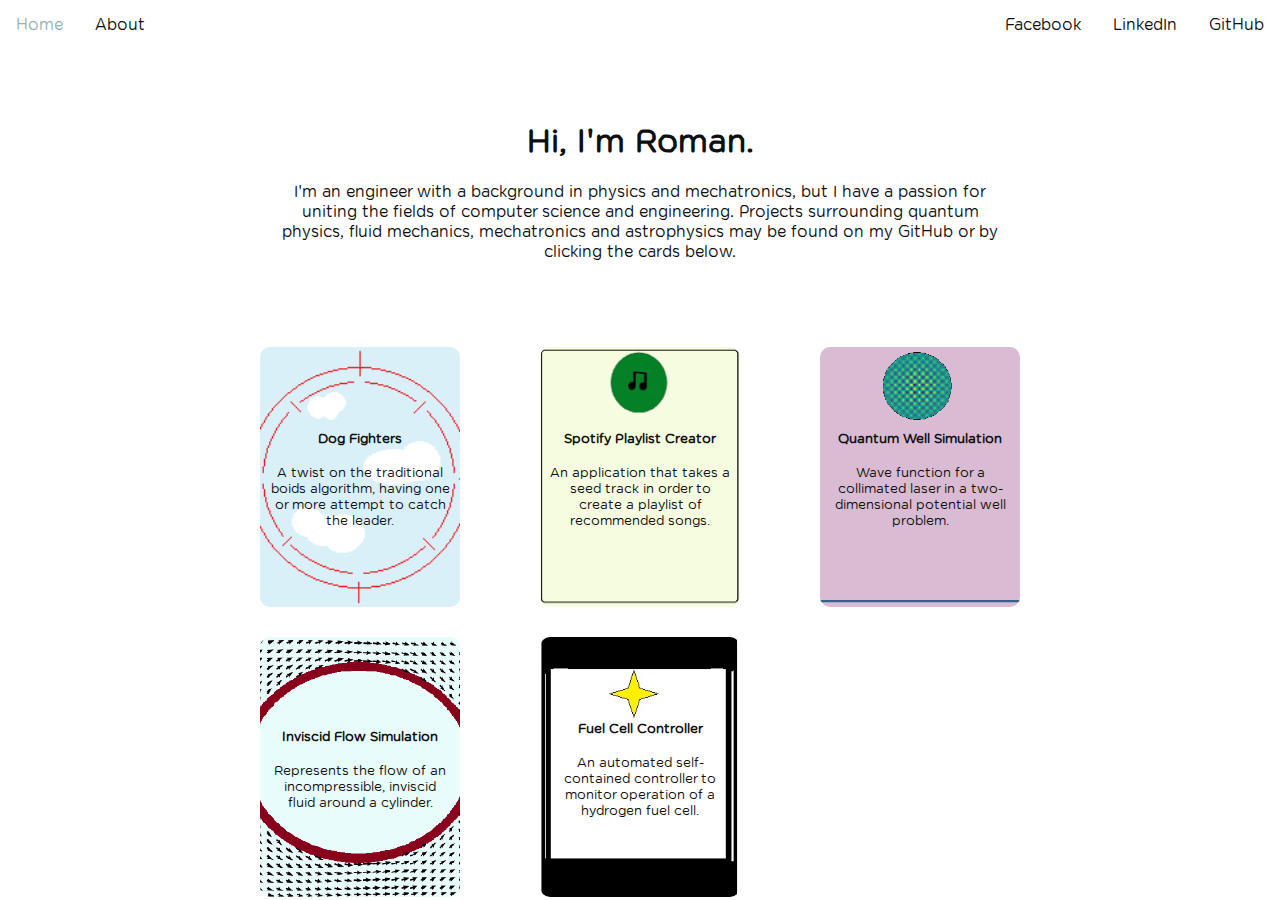
<file: index.html>
<!DOCTYPE html>
<html lang="en">
    <head>
        <title>Roman Harman</title>
        <meta charset="utf-8">
        <meta name="viewport" content="width=device-width, initial-scale=1, shrink-to-fit=yes">
        <link href="formatting.css" rel="stylesheet" type="text/css">
    </head>
    <body>
        <div class='headerbanner' id='headerformatting'>
            <ul>
                <li><a href="/index.html">Home</a></li>
                <li><a href="/about.html">About</a></li>
                <li style="float:right;"><a href="https://github.com/RHarmano?tab=repositories" target="_blank">GitHub</a></li>
                <li style="float:right;"><a href="https://www.linkedin.com/in/roman-harman-896a6b157/" target="_blank">LinkedIn</a></li>
                <li style="float:right;"><a href="https://www.facebook.com/romano.harman" target="_blank">Facebook</a></li>
            </ul>
        </div>
        <div class='profileblock' id='about'>
            <div class='titlediv'>
                <h1>
                    Hi, I'm Roman.
                </h1>
                <div class='textdiv'>
                    <p>
                        I'm an engineer with a background in physics and mechatronics, but I have a passion for uniting the fields of computer science 
                        and engineering. Projects surrounding quantum physics, fluid mechanics, mechatronics and astrophysics may be found on my GitHub
                        or by clicking the cards below.
                    </p>
                </div>
            </div>
        </div>
        <div id="cards">
            <div style='text-align: center;'>
                <a href="https://github.com/RHarmano/dog-fight" 
                class="projectcard" 
                style="background-image: url(assets/dogfight.png);
                    text-decoration: none; background-size: cover; background-repeat: no-repeat;">
                    <div class="projectcard">
                        <h4>
                            Dog Fighters
                        </h4>
                        <p>
                            A twist on the traditional boids algorithm, having one or more attempt to catch the leader.
                        </p>
                    </div>
                </a>
            </div>
            <div style='text-align: center;'>
                <a href="https://github.com/RHarmano/playlist-creator" 
                class="projectcard" 
                style="background-image: url(assets/spotifyplaylist_creator.png);
                    text-decoration: none; background-size: cover; background-repeat: no-repeat;">
                <div class="projectcard">
                    <h4>
                        Spotify Playlist Creator
                    </h4>
                    <p>
                        An application that takes a seed track in order to create a playlist of recommended songs.
                    </p>
                </div>
                </a>
            </div>
                <div style="text-align: center;">
                <a href="https://github.com/RHarmano/ep-duality" 
                class="projectcard" 
                style="background-image: url(assets/lasers.png);
                    text-decoration: none; background-size: cover; background-repeat: no-repeat;">
                    <div class="projectcard">
                        <h4>
                            Quantum Well Simulation
                        </h4>
                        <p>
                            Wave function for a collimated laser in a two-dimensional potential well problem.
                        </p>
                    </div>
                </a>
            </div>
            <div style="text-align: center;">
                <a href="https://github.com/RHarmano/fluid-flow" 
                class="projectcard" 
                style="background-image: url(assets/fluidflow.png);
                text-decoration: none;
                background-size: cover;
                background-repeat: no-repeat;">
                <div class="projectcard">
                    <h4>
                        Inviscid Flow Simulation
                    </h4>
                    <p>
                        Represents the flow of an incompressible, inviscid fluid around a cylinder.
                    </p>
                </div>
                </a>
            </div>
            <div style="text-align: center;">
                <a href="https://github.com/RHarmano/fuel-cell-control-20" 
                class="projectcard" 
                style="background-image: url(assets/ogstack.jpg);
                text-decoration: none; 
                background-size: cover; 
                background-repeat: no-repeat;">
                <div class="projectcard">
                    <h4>
                        Fuel Cell Controller
                    </h4>
                    <p>
                        An automated self-contained controller to monitor operation of a hydrogen fuel cell.
                    </p>
                </div>
                </a>
            </div>
        </div>
    </body>
    <script type="text/javascript" src="script.js"></script>
</html>
</file>
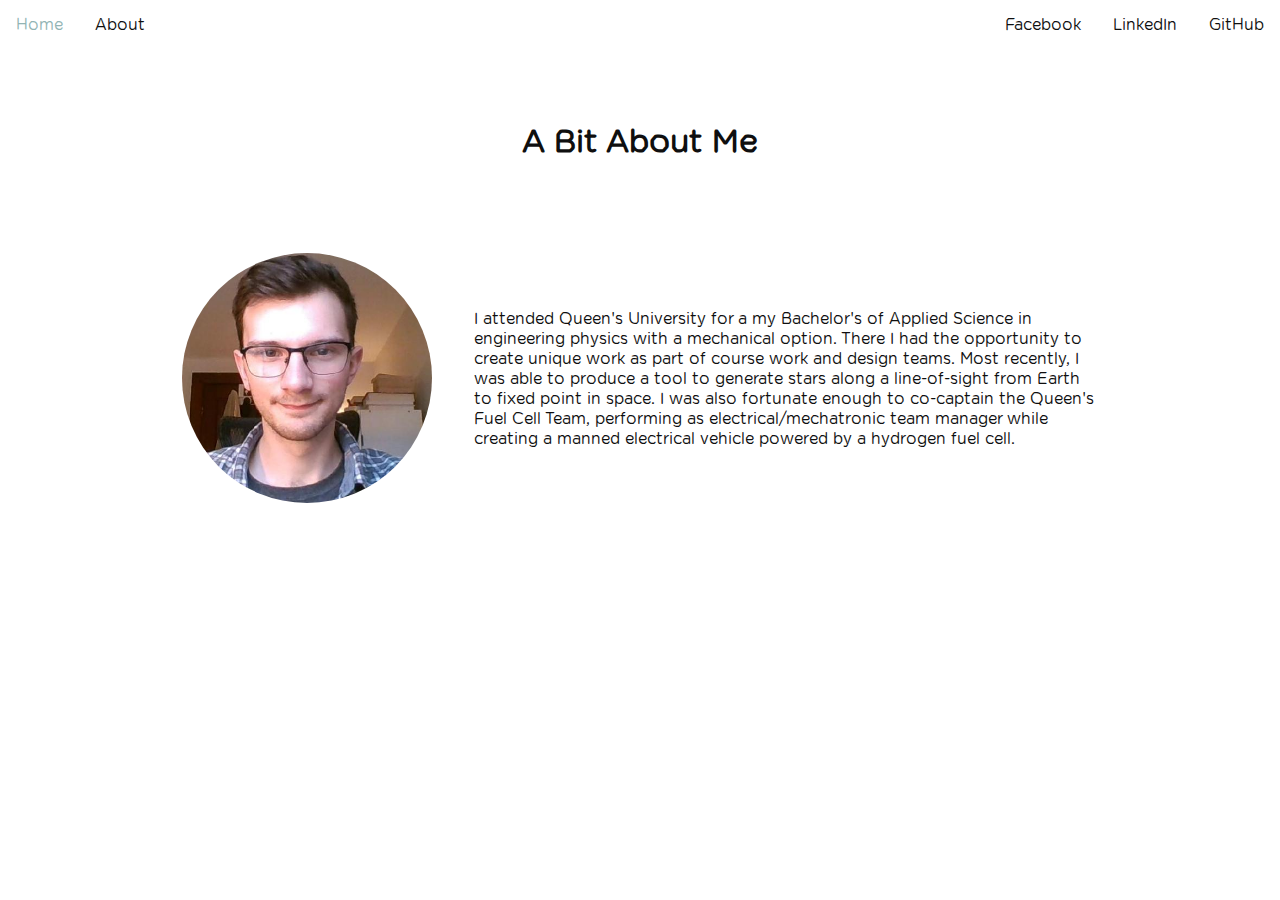
<file: about.html>
<!DOCTYPE html>
<html lang="en">
    <head>
        <title>About</title>
        <meta charset="utf-8">
        <meta name="viewport" content="width=device-width, initial-scale=1, shrink-to-fit=yes">
        <link href="formatting.css" rel="stylesheet" type="text/css">
    </head>
    <body>
        <div class='headerbanner'>
            <ul>
                <li><a href="/index.html">Home</a></li>
                <li><a href="/about.html">About</a></li>
                <li style="float:right;"><a href="https://github.com/RHarmano?tab=repositories" target="_blank">GitHub</a></li>
                <li style="float:right;"><a href="https://www.linkedin.com/in/roman-harman-896a6b157/" target="_blank">LinkedIn</a></li>
                <li style="float:right;"><a href="https://www.facebook.com/romano.harman" target="_blank">Facebook</a></li>
            </ul>
        </div>
        <div>
            <div class='titlediv' id='infotitle'>
                <h1>
                    A Bit About Me
                </h1>
            </div>
            <div class='textdiv' id='infotext'>
                <table>
                    <tr>
                        <td align='center' style='width:25%; display: table-cell; margin: auto; padding: 20px;'>
                            <img src="assets/profile.jpg" alt="Profile Image" style='max-width: 250px;
                            max-height: 250px; display: table-cell; margin: auto; text-align: center; border-radius: 50%;'>
                        </td>
                        <td align='center' style='text-align: left; width: 75%; display: table-cell; margin: auto; padding: 20px;'>
                            <p>
                                I attended Queen's University for a my Bachelor's of Applied Science in engineering physics with a mechanical option. There I had the opportunity to create
                                unique work as part of course work and design teams. Most recently, I was able to produce a tool to generate stars along a line-of-sight from Earth to fixed
                                point in space. I was also fortunate enough to co-captain the Queen's Fuel Cell Team, performing as electrical/mechatronic team manager while creating a manned
                                electrical vehicle powered by a hydrogen fuel cell.
                            </p>
                        </td>
                    </tr>
                </table>
            </div>
        </div>
    </body>
</html>
</file>
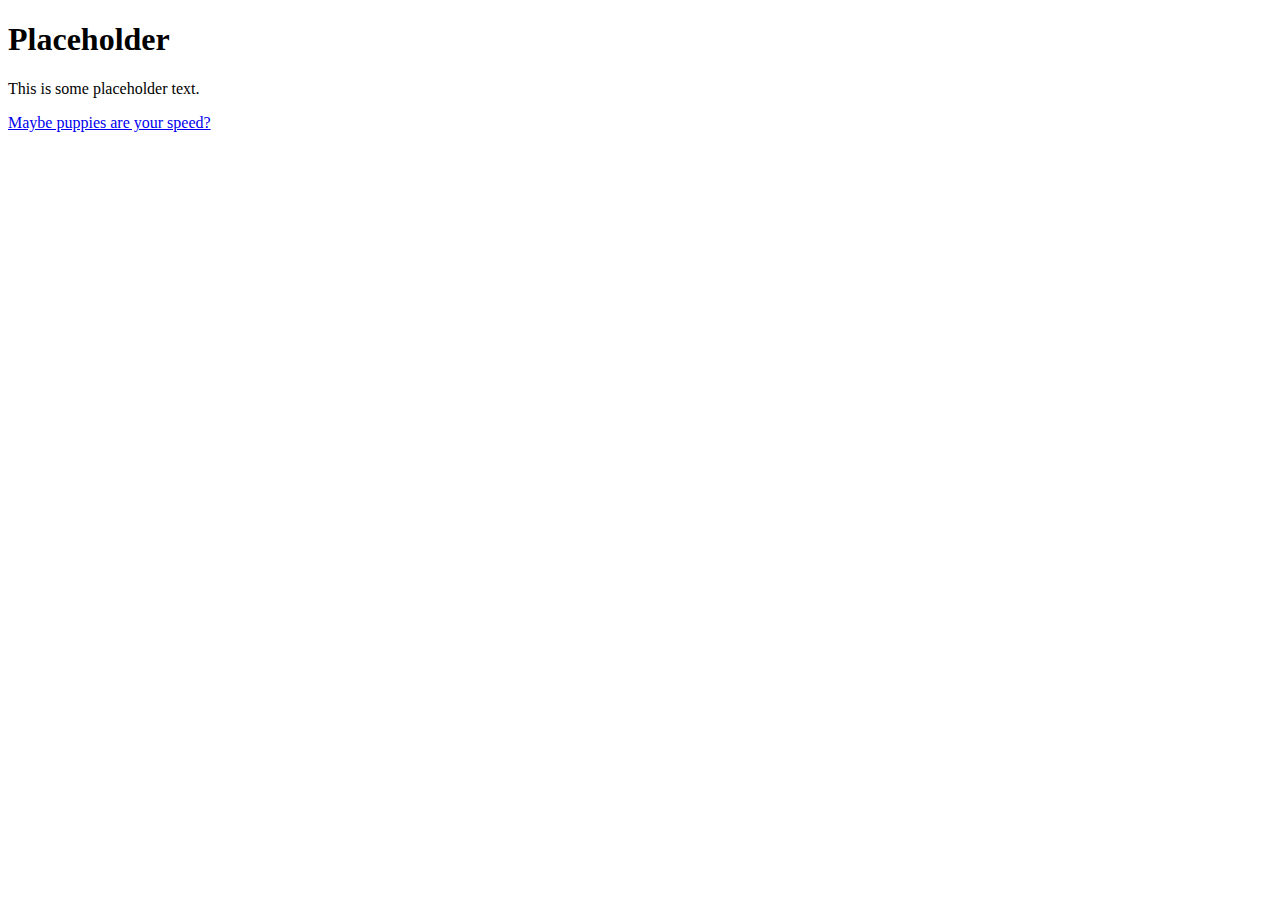
<file: firstwebpage.html>
<!DOCTYPE html>
<html>
<head>
    <title>Roman Harman</title>
</head>
<body>
    <h1>
        Placeholder
    </h1>
    <p>
        This is some placeholder text.
    </p>
    <a href="https://www.reddit.com/r/aww/">Maybe puppies are your speed?</a>
</body>
</html>
</file>
<file: formatting.css>
@font-face {
    font-family: Meccanica;
    src: url(assets/Meccanica-Regular.woff);
}
@keyframes fadein {
    0%      {
                opacity: 0;
                /* -webkit-transform: translateY(10px);
                -ms-transform: translateY(10px);
                transform: translateY(10px); */
            }

    100%    {
                opacity: 1;
                /* -webkit-transform: translateY(-10px);
                -ms-transform: translateY(-10px);
                transform: translateY(-10px); */
            }
}
:root {
    --transulcent-white: rgba(255, 255, 255, 0.6);
    --grey-o: rgba(243, 243, 237, 0.6);
    --grey-15: rgb(15, 15, 15);
    --borderblend: rgb(0, 0, 0);
    --sky-40: rgb(92, 131, 131);
    --sky-60: rgb(146, 180, 180);
    --sky-80: rgb(198, 218, 218);
}
html, body {
    font-family: Meccanica;
    color: var(--grey-15);

    width: 100%; /* take up full width */
    height: 100%; /* take up full height */
    position: fixed; /* don't scroll */
    top: 0; /* place at top of page */
    z-index: -99; /* place behind all content */
    margin: 0;
    padding: 0;
    overflow: scroll;
    scrollbar-width: none; /* firefox remove scroll bar */
    -ms-overflow-style: auto; /* explorer remove scroll bar */

    background-color: var(--transulcent-white); /* use image as background */
    background-size: cover; /* fill full space */
    background-position: center;
}
::-webkit-scrollbar {
    display: none;
}
ul {
    list-style-type: none;
    margin: 0;
    padding: 0;
    overflow: hidden;
}
/* .headerbanner ul {
    background-color: var(--grey-o);
} */
li {
    height: 48px;
    float: left;
    vertical-align: middle;
}
li a {
    height: 48px;
    display: block;
    text-align: center;
    padding: 14px 16px;
    text-decoration: none;
    font-family: Meccanica;

    /* -webkit-transition: all 1s ease; 
    -moz-transition: all 1s ease; 
    -o-transition: all 1s ease; 
    -ms-transition: all 1s ease; 
    transition: all 1s ease; 
    transition-duration: 1s; */
}
.headerbanner li a { 
    height: 48px;
    vertical-align: middle;
    text-align: center;
    color: var(--grey-15);
}
.headerbanner li a:hover {
    vertical-align: middle;
    text-align: center;
    color: var(--sky-60);
}
.headerbanner {
    position: fixed;
    top: 0px;
    left: 0px;
    margin: 0;
    padding: 0;
    z-index: 99;

    width: 100%;
    height: 48px;

    /* background-color: var(--grey-o); */
}
.profileblock {
    width: 100%;
    margin: auto;
    padding: auto;

    position: sticky;
    display: inline-block;
    vertical-align: middle;
}
.titlediv {
    display: block;
    width: 75%;
    margin: auto;
    padding-top: 100px;
    padding-bottom: 50px;
    -webkit-box-align: center;
    -ms-flex-align: center;
    align-items: center;
    text-align: center;
    -webkit-box-pack: center;
    -ms-flex-pack: center;
    justify-content: center;
    animation-name: fadein;
    animation-duration: 1.5s;
}
.textdiv {
    width: 75%;
    margin: auto;
    padding: 0;
    -webkit-box-align: center;
    -ms-flex-align: center;
    align-items: center;
    -webkit-box-pack: center;
    -ms-flex-pack: center;
    justify-content: center;
    animation: fadein 3s;
}
#about { height: auto; }
#infotitle { margin: auto; padding: auto; text-align: center;}
#infotext { margin: auto; }
.static-container {
    position: sticky;
    position: -webkit-sticky;
    top: 0px;
    left: 0px;
    margin: auto;
    padding: 0;

    width: 100vw;
    /* height: 313px; */
    background-color: var(--grey-o);
}
.projectcard {
    width: 200px;
    height: 240px;
    border-radius: 10px;
    margin: auto;
    text-align: center;
    color: var(--grey-15);

    background-position: center;
    background-size: cover;

    display: table;
    -webkit-transition: -webkit-transform 0.3s ease;
    transition: -webkit-transform 0.3s ease;
    -o-transition: transform 0.3s ease;
    transition: transform 0.3s ease;
    transition: transform 0.3s ease, -webkit-transform 0.3s ease;
}
.projectcard:hover, .projectcard:focus {
    -webkit-transform: translateY(-10px);
    -ms-transform: translateY(-10px);
    transform: translateY(-10px);
}
.projectcard div {
    padding: 10px;
    display: table-cell; 
    vertical-align: middle;
    font-size: smaller;
}
#cards {
    position: relative;
    bottom: 10px;
    width: 930px;
    height: 33vw;
    margin: auto;
    padding: 30px;
    display: -moz-grid;
    display: -ms-grid;
    display: grid;

    overflow: visible;

    grid-template-columns: repeat( auto-fit, 250px );
    grid-column-gap: 30px;
    grid-row-gap: 30px;
    -webkit-box-align: center;
    -ms-flex-align: center;
    align-items: center;
    -webkit-box-pack: center;
    -ms-flex-pack: center;
    justify-content: center;
    z-index: -2;
}
</file>
